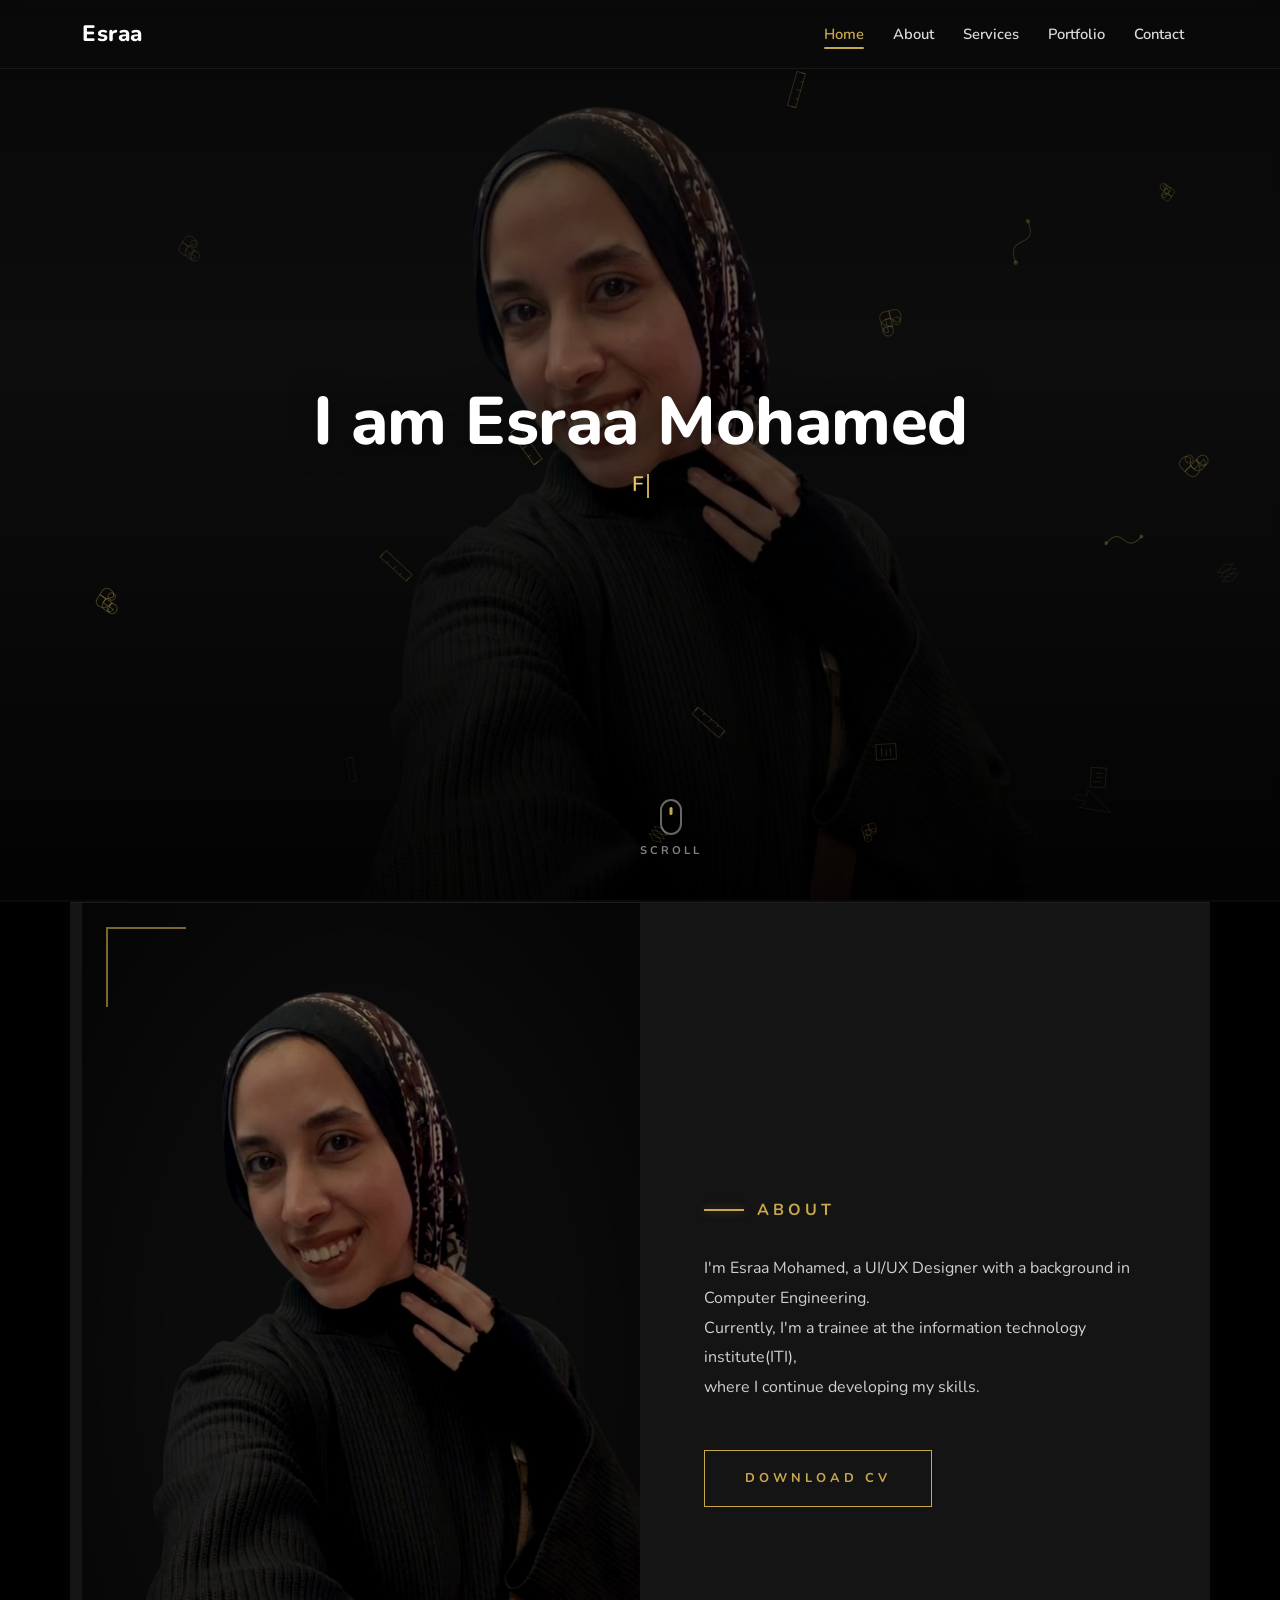
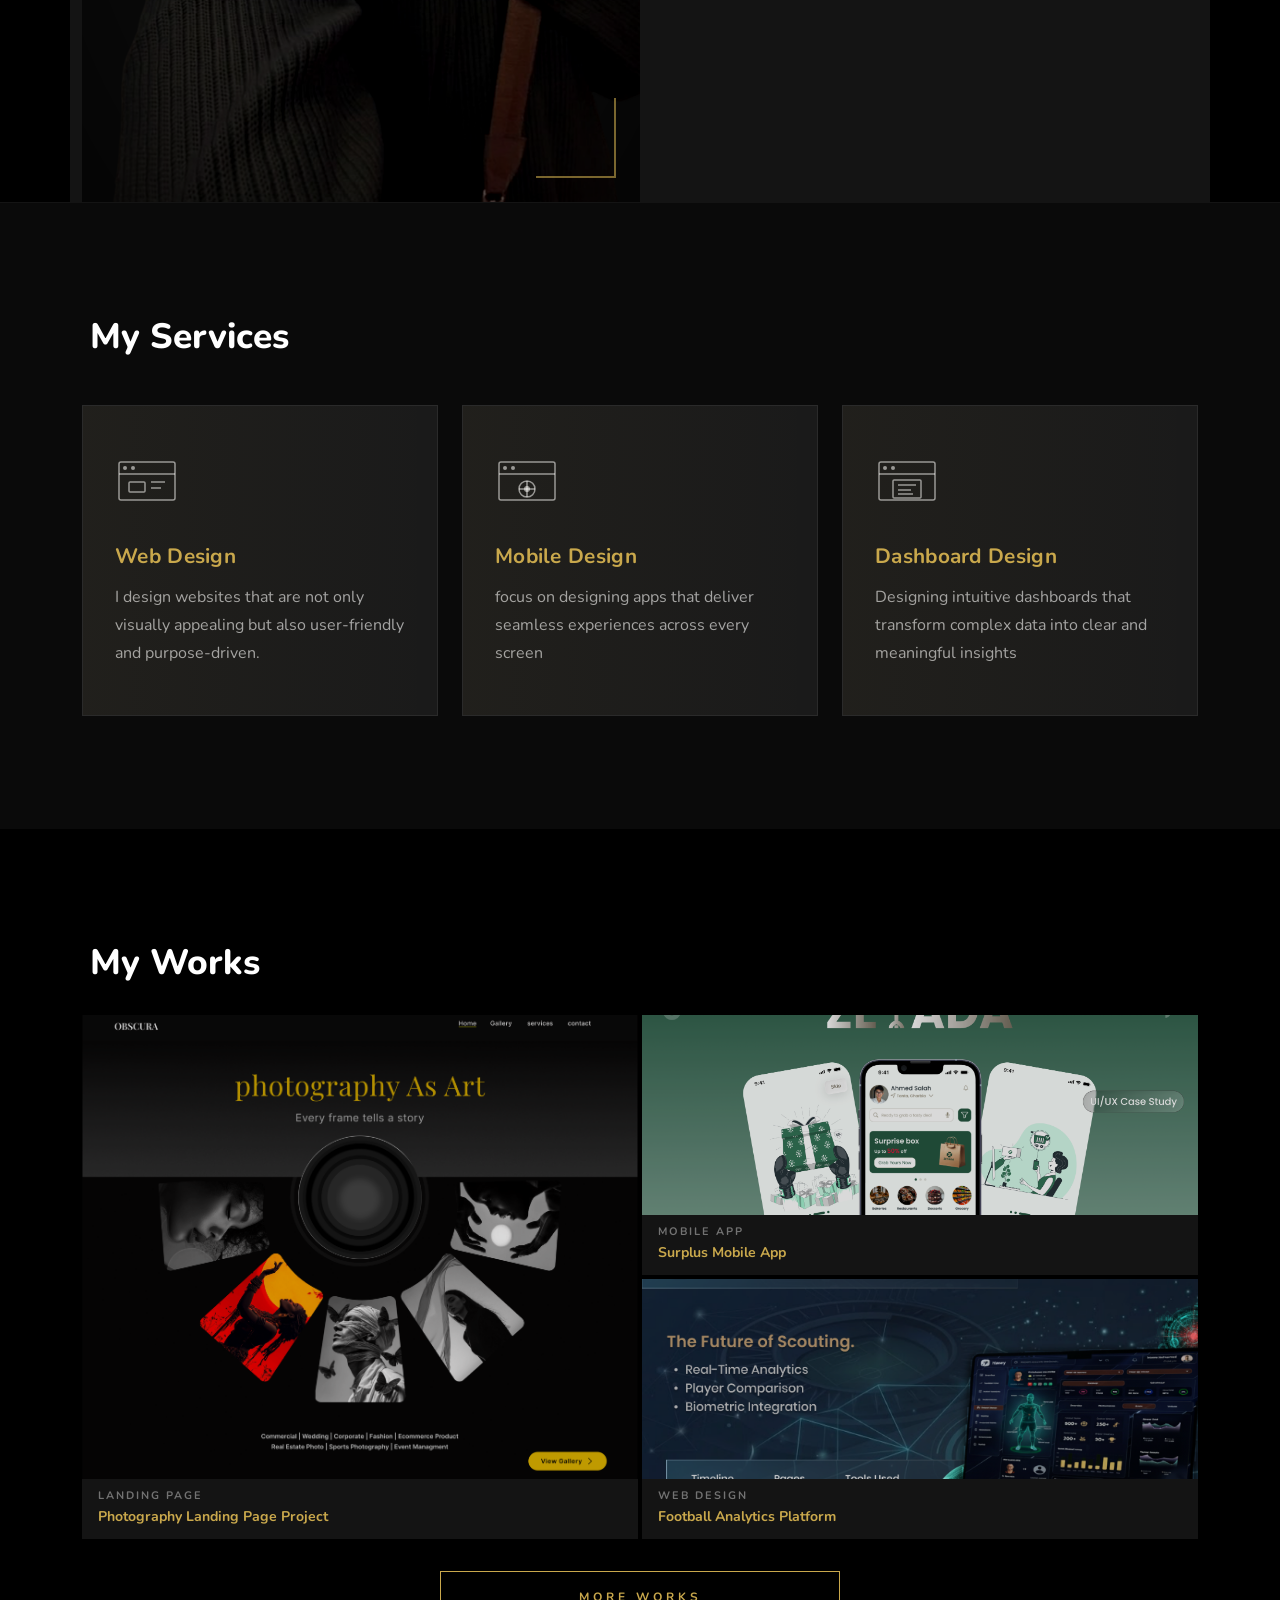
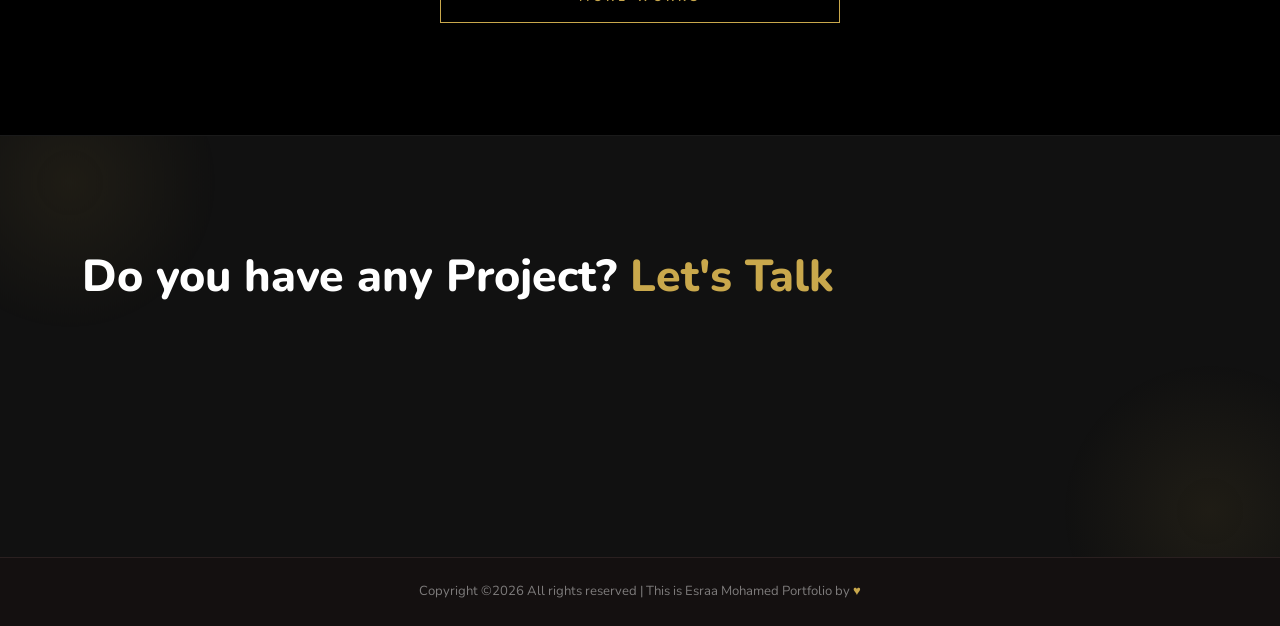
<file: index.html>
<!DOCTYPE html>
<html lang="en">
<head>
  <meta charset="UTF-8" />
  <meta name="viewport" content="width=device-width, initial-scale=1.0"/>
  <meta name="description" content="Esraa Mohamed — UI/UX Designer portfolio showcasing web, mobile, and dashboard design projects."/>
  <title>Esraa Mohamed Portfolio</title>

  <!-- Bootstrap 5 -->
  <link href="https://cdn.jsdelivr.net/npm/bootstrap@5.3.3/dist/css/bootstrap.min.css" rel="stylesheet"/>

  <!-- Google Fonts -->
  <link href="https://fonts.googleapis.com/css2?family=Nunito:wght@400;700;800&display=swap" rel="stylesheet"/>

  <!-- Custom CSS -->
  <link rel="stylesheet" href="style.css"/>
<body>

<!-- ═══════════════════════════════════════════
     NAVBAR
════════════════════════════════════════════ -->
<nav class="navbar navbar-expand-lg" id="mainNav">
  <div class="container">
    <a class="navbar-brand" href="#">Esraa</a>
    <button class="navbar-toggler border-0 shadow-none" type="button"
            data-bs-toggle="collapse" data-bs-target="#navMenu">
      <span class="navbar-toggler-icon" style="filter:invert(1)"></span>
    </button>
    <div class="collapse navbar-collapse" id="navMenu">
      <ul class="navbar-nav ms-auto align-items-center">
        <li class="nav-item"><a class="nav-link active" href="#home">Home</a></li>
        <li class="nav-item"><a class="nav-link" href="#about">About</a></li>
        <li class="nav-item"><a class="nav-link" href="#services">Services</a></li>
        <li class="nav-item"><a class="nav-link" href="#works">Portfolio</a></li>
        
        <li class="nav-item"><a class="nav-link" href="#contact">Contact</a></li>
      </ul>
    </div>
  </div>
</nav>


<!-- ═══════════════════════════════════════════
     HERO SECTION
════════════════════════════════════════════ -->
<section class="hero" id="home">

  <!-- Floating particles canvas -->
  <canvas id="heroParticles" class="hero__particles"></canvas>

  <img
    src="images/esraaaaaaaaaaa.png"
    alt="hero person"
    class="hero__img"
    id="heroImg"
  />

  <div class="hero__overlay"></div>

  <div class="hero__content">
    <h1 class="hero__title">I am Esraa Mohamed</h1>
    <p class="hero__subtitle">
      <span id="typed-output"></span><span class="cursor"></span>
    </p>
  </div>

  <!-- Scroll indicator -->
  <div class="hero__scroll-hint">
    <div class="hero__scroll-mouse"></div>
    <span>scroll</span>
  </div>

</section>

<!-- Animated section divider -->
<div class="section-divider">
  <div class="section-divider__line"></div>
</div>

<!-- ═══════════════════════════════════════════
     ABOUT SECTION
════════════════════════════════════════════ -->
<section class="about container" id="about">
  <div class="about__img-col reveal--left">
    <img
      src="images/esraaaaaaaaaaa.png"
      alt="About photo"
      class="about__img"
    />
    <div class="about__vignette"></div>
    <div class="about__gradient"></div>
  </div>
 
  <div class="about__content-col">
    <div class="about__label reveal--right delay-1">
      <span class="about__line"></span>
      <span class="about__label-text">ABOUT</span>
    </div>
 
    <p class="about__text reveal--right delay-2">
      I'm Esraa Mohamed, a UI/UX Designer with a background in Computer Engineering.<br>
Currently, I'm a trainee at the information technology institute(ITI),<br>
 where I continue developing my skills.
    </p>
 
    <a href="#" class="about__btn reveal--right delay-3">DOWNLOAD CV</a>
  </div>
</section>

<!-- ═══════════════════════════════════════════
     SERVICES SECTION
════════════════════════════════════════════ -->
<section class="services" id="services">
  <div class="container">
 
    <h2 class="services__title reveal">My Services</h2>
 
    <div class="row g-4">
 
      <!-- Card 1 -->
      <div class="col-lg-4 col-md-6 reveal delay-1">
        <div class="service-card">
          <div class="service-card__icon">
            <svg xmlns="http://www.w3.org/2000/svg" viewBox="0 0 64 64" fill="none" stroke="currentColor" stroke-width="1.5">
              <rect x="4" y="8" width="56" height="38" rx="2"/>
              <line x1="4" y1="20" x2="60" y2="20"/>
              <circle cx="10" cy="14" r="2" fill="currentColor" stroke="none"/>
              <circle cx="18" cy="14" r="2" fill="currentColor" stroke="none"/>
              <rect x="14" y="28" width="16" height="10" rx="1"/>
              <line x1="36" y1="28" x2="50" y2="28"/>
              <line x1="36" y1="34" x2="46" y2="34"/>
            </svg>
          </div>
          <h3 class="service-card__title">Web Design</h3>
          <p class="service-card__text">I design websites that are not only visually appealing but also user-friendly and purpose-driven.</p>
        </div>
      </div>
 
      <!-- Card 2 -->
      <div class="col-lg-4 col-md-6 reveal delay-2">
        <div class="service-card">
          <div class="service-card__icon">
            <svg xmlns="http://www.w3.org/2000/svg" viewBox="0 0 64 64" fill="none" stroke="currentColor" stroke-width="1.5">
              <rect x="4" y="8" width="56" height="38" rx="2"/>
              <line x1="4" y1="20" x2="60" y2="20"/>
              <circle cx="10" cy="14" r="2" fill="currentColor" stroke="none"/>
              <circle cx="18" cy="14" r="2" fill="currentColor" stroke="none"/>
              <circle cx="32" cy="35" r="8"/>
              <line x1="32" y1="27" x2="32" y2="43"/>
              <line x1="24" y1="35" x2="40" y2="35"/>
              <circle cx="32" cy="35" r="3" fill="currentColor" stroke="none"/>
            </svg>
          </div>
          <h3 class="service-card__title">Mobile Design</h3>
          <p class="service-card__text">focus on designing apps that deliver seamless experiences across every screen</p>
        </div>
      </div>
 
      <!-- Card 3 -->
      <div class="col-lg-4 col-md-6 reveal delay-3">
        <div class="service-card">
          <div class="service-card__icon">
            <svg xmlns="http://www.w3.org/2000/svg" viewBox="0 0 64 64" fill="none" stroke="currentColor" stroke-width="1.5">
              <rect x="4" y="8" width="56" height="38" rx="2"/>
              <line x1="4" y1="20" x2="60" y2="20"/>
              <circle cx="10" cy="14" r="2" fill="currentColor" stroke="none"/>
              <circle cx="18" cy="14" r="2" fill="currentColor" stroke="none"/>
              <rect x="18" y="26" width="28" height="18" rx="1"/>
              <line x1="23" y1="31" x2="41" y2="31"/>
              <line x1="23" y1="36" x2="36" y2="36"/>
              <line x1="23" y1="40" x2="38" y2="40"/>
            </svg>
          </div>
          <h3 class="service-card__title">Dashboard Design</h3>
          <p class="service-card__text">Designing intuitive dashboards that transform complex data into clear and meaningful insights</p>
        </div>
      </div>
 
    </div>
  </div>
</section>

<!-- ═══════════════════════════════════════════
     WORKS SECTION
════════════════════════════════════════════ -->
<section class="works" id="works">
  <div class="container">
    <h2 class="works__title reveal">My Works</h2>
    <div class="works__grid">
      <div class="work-item work-item--large reveal--scale delay-1">
        <div class="work-item__img-wrap">
          <img src="images/gallery_landing_page 1.png" alt="Mobile App" class="work-item__img"/>
        </div>
        <div class="work-item__info"><span class="work-item__cat">Landing Page</span><a href="#" class="work-item__link">Photography Landing Page Project</a></div>
      </div>
      <div class="work-item reveal--scale delay-2">
        <div class="work-item__img-wrap">
          <img src="images/zeyada.png" alt="Mobile App" class="work-item__img"/>
        </div>
        <div class="work-item__info"><span class="work-item__cat">Mobile App</span><a href="https://www.behance.net/gallery/244271855/Grocery-App" target="_blank" class="work-item__link">Surplus Mobile App</a></div>
      </div>
      <div class="work-item reveal--scale delay-3">
        <div class="work-item__img-wrap">
          <img src="images/hawy.png" alt="Mobile App" class="work-item__img"/>
        </div>
        <div class="work-item__info"><span class="work-item__cat">Web Design</span><a href="https://www.behance.net/gallery/244702533/HandyHome" target="_blank" class="work-item__link">Football Analytics Platform</a></div>
      </div>
      <div class="work-item reveal--scale delay-4">
        <div class="work-item__img-wrap">
          <img src="images/Frame 39.png" alt="Mobile App" class="work-item__img"/>
        </div>
        <div class="work-item__info"><span class="work-item__cat">Mobile App</span><a href="#" class="work-item__link">Colorlib App Project</a></div>
      </div>
    </div>
    <div class="works__btn-wrap reveal delay-4">
      <a href="works.html" class="works__btn">More Works</a>
    </div>
  </div>
</section>

<!-- ═══════════════════════════════════════════
     CTA / CONTACT SECTION
════════════════════════════════════════════ -->
<section class="cta" id="contact">
  <div class="cta__bg-shapes">
    <span class="cta__shape cta__shape--left"></span>
    <span class="cta__shape cta__shape--right"></span>
  </div>
  <div class="container cta__inner">
    <h2 class="cta__title reveal">Do you have any Project? <span class="cta__highlight">Let's Talk</span></h2>
    <p class="cta__text reveal delay-1">I'm always open to new opportunities and creative ideas</p>
    <div class="cta__socials reveal delay-2">
      <a href="https://www.behance.net/esraaeldahrog274" target="_blank" class="social-btn"><span class="social-btn__name">Behance</span><span class="social-btn__icon"><svg viewBox="0 0 24 24" fill="currentColor"><path d="M8.228 15.01h-2.228v-2.01h2.228c.546 0 .988.446.988.993a.99.99 0 01-.988 1.017zm-.28-4.01h-1.948v-2h1.948c.518 0 .94.446.94.994 0 .549-.422.994-.94 1.006zM14 10.5h3c-.08-.937-.744-1.5-1.5-1.5s-1.42.563-1.5 1.5zm6.171-5.949c-.766-.763-1.844-1.551-3.171-1.551h-10c-1.654 0-3 1.346-3 3v12c0 1.654 1.346 3 3 3h10c1.654 0 3-1.346 3-3v-12c0-1.328-.535-2.237-1-2.449zm-3.171-.051h2v1.5h-2v-1.5zm-3.5 10.5c0 1.93-1.57 3.5-3.5 3.5h-4.5v-10h4.5c1.93 0 3.5 1.57 3.5 3.5 0 .979-.404 1.865-1.053 2.5.649.636 1.053 1.521 1.053 2.5zm3 1h-4c.1.937.744 1.5 1.5 1.5.592 0 1.101-.292 1.38-.75h1.06c-.29 1.045-1.246 1.75-2.44 1.75-1.381 0-2.5-1.119-2.5-2.5s1.119-2.5 2.5-2.5c1.301 0 2.4.985 2.498 2.5h.002z"/></svg></span></a>
      <a href="https://dribbble.com/esraaeldahrog27" class="social-btn"><span class="social-btn__name">Dribbble</span><span class="social-btn__icon"><svg viewBox="0 0 24 24" fill="currentColor"><path d="M12 2C6.48 2 2 6.48 2 12s4.48 10 10 10 10-4.48 10-10S17.52 2 12 2zm6.605 4.61a8.502 8.502 0 011.93 5.314c-.281-.054-3.101-.629-5.943-.271-.065-.141-.12-.293-.184-.445a25.416 25.416 0 00-.564-1.236c3.145-1.28 4.577-3.124 4.761-3.362zM12 3.475c2.17 0 4.154.813 5.662 2.148-.152.216-1.443 1.941-4.48 3.08-1.399-2.57-2.95-4.675-3.189-5A8.687 8.687 0 0112 3.475zm-3.633.803a53.896 53.896 0 013.167 4.935c-3.992 1.063-7.517 1.04-7.896 1.04a8.581 8.581 0 014.729-5.975zM3.453 12.01v-.26c.37.01 4.512.065 8.775-1.215.25.477.477.965.694 1.453-.109.033-.228.065-.336.098-4.404 1.42-6.747 5.303-6.942 5.629a8.522 8.522 0 01-2.19-5.705zM12 20.547a8.482 8.482 0 01-5.239-1.8c.152-.315 1.888-3.656 6.703-5.337.022-.01.033-.01.054-.022a35.318 35.318 0 011.823 6.475 8.4 8.4 0 01-3.341.684zm4.761-1.465c-.086-.52-.542-3.015-1.659-6.084 2.679-.423 5.022.271 5.314.369a8.468 8.468 0 01-3.655 5.715z"/></svg></span></a>
      <a href="#" class="social-btn"><span class="social-btn__name">Facebook</span><span class="social-btn__icon"><svg viewBox="0 0 24 24" fill="currentColor"><path d="M13.54 12a6.8 6.8 0 01-6.77 6.82A6.8 6.8 0 010 12a6.8 6.8 0 016.77-6.82A6.8 6.8 0 0113.54 12zM20.96 12c0 3.54-1.51 6.42-3.38 6.42-1.87 0-3.39-2.88-3.39-6.42s1.52-6.42 3.39-6.42 3.38 2.88 3.38 6.42M24 12c0 3.17-.53 5.75-1.19 5.75-.66 0-1.19-2.58-1.19-5.75s.53-5.75 1.19-5.75C23.47 6.25 24 8.83 24 12z"/></svg></span></a>
      <a href="www.linkedin.com/in/esraa-mohamed-89409b216" class="social-btn"><span class="social-btn__name">Linkedin</span><span class="social-btn__icon"><svg viewBox="0 0 24 24" fill="currentColor"><path d="M20.447 20.452h-3.554v-5.569c0-1.328-.027-3.037-1.852-3.037-1.853 0-2.136 1.445-2.136 2.939v5.667H9.351V9h3.414v1.561h.046c.477-.9 1.637-1.85 3.37-1.85 3.601 0 4.267 2.37 4.267 5.455v6.286zM5.337 7.433a2.062 2.062 0 01-2.063-2.065 2.064 2.064 0 112.063 2.065zm1.782 13.019H3.555V9h3.564v11.452zM22.225 0H1.771C.792 0 0 .774 0 1.729v20.542C0 23.227.792 24 1.771 24h20.451C23.2 24 24 23.227 24 22.271V1.729C24 .774 23.2 0 22.222 0h.003z"/></svg></span></a>
    </div>
  </div>
</section>
 
<!-- FOOTER -->
<footer class="footer">
  <p class="footer__text">Copyright &copy;2026 All rights reserved | This is Esraa Mohamed Portfolio  by <a href="#" class="footer__link"></a> <span class="footer__heart">&#9829;</span></p>
</footer>

<!-- Bootstrap JS -->
<script src="https://cdn.jsdelivr.net/npm/bootstrap@5.3.3/dist/js/bootstrap.bundle.min.js"></script>

<!-- Custom JS -->
<script src="script.js"></script>

</body>
</html>
</file>
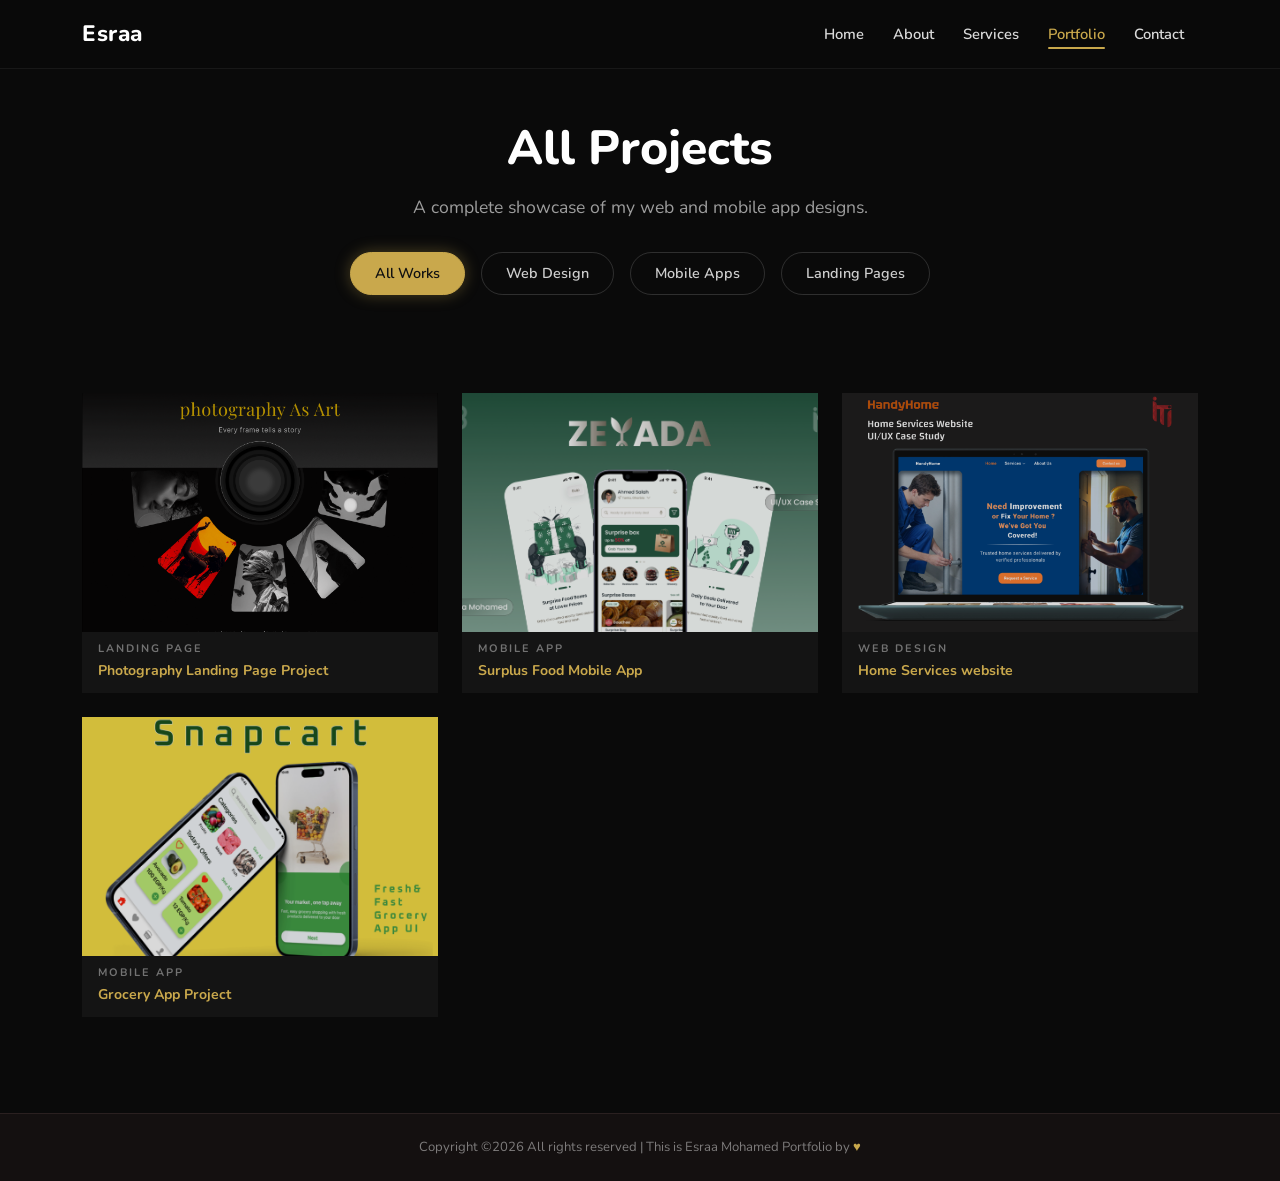
<file: works.html>
<!DOCTYPE html>
<html lang="en">
<head>
  <meta charset="UTF-8" />
  <meta name="viewport" content="width=device-width, initial-scale=1.0"/>
  <meta name="description" content="Esraa Mohamed — UI/UX Designer portfolio showcasing web, mobile, and dashboard design projects."/>
  <title>All Works - Esraa Mohamed</title>

  <!-- Bootstrap 5 -->
  <link href="https://cdn.jsdelivr.net/npm/bootstrap@5.3.3/dist/css/bootstrap.min.css" rel="stylesheet"/>

  <!-- Google Fonts -->
  <link href="https://fonts.googleapis.com/css2?family=Nunito:wght@400;700;800&display=swap" rel="stylesheet"/>

  <!-- Custom CSS -->
  <link rel="stylesheet" href="style.css"/>
<body class="works-page-body">

<!-- ═══════════════════════════════════════════
     NAVBAR
════════════════════════════════════════════ -->
<nav class="navbar navbar-expand-lg scrolled" id="mainNav">
  <div class="container">
    <a class="navbar-brand" href="index.html">Esraa</a>
    <button class="navbar-toggler border-0 shadow-none" type="button"
            data-bs-toggle="collapse" data-bs-target="#navMenu">
      <span class="navbar-toggler-icon" style="filter:invert(1)"></span>
    </button>
    <div class="collapse navbar-collapse" id="navMenu">
      <ul class="navbar-nav ms-auto align-items-center">
        <li class="nav-item"><a class="nav-link" href="index.html#home">Home</a></li>
        <li class="nav-item"><a class="nav-link" href="index.html#about">About</a></li>
        <li class="nav-item"><a class="nav-link" href="index.html#services">Services</a></li>
        <li class="nav-item"><a class="nav-link active" href="works.html">Portfolio</a></li>
        <li class="nav-item"><a class="nav-link" href="index.html#contact">Contact</a></li>
      </ul>
    </div>
  </div>
</nav>

<!-- ═══════════════════════════════════════════
     ALL WORKS SECTION
════════════════════════════════════════════ -->
<section class="works-page" id="works-page">
  <div class="container">
    
    <div class="works-page__header reveal">
      <h1 class="works-page__title">All Projects</h1>
      <p class="works-page__subtitle">A complete showcase of my web and mobile app designs.</p>
      
      <!-- Category Filters -->
      <div class="works-filter">
        <button class="works-filter__btn active" data-filter="all">All Works</button>
        <button class="works-filter__btn" data-filter="web">Web Design</button>
        <button class="works-filter__btn" data-filter="app">Mobile Apps</button>
        <button class="works-filter__btn" data-filter="landing">Landing Pages</button>
      </div>

      <div class="section-divider">
        <div class="section-divider__line"></div>
      </div>
    </div>

    <!-- We use a standard CSS Grid (not template-areas) for easy filtering -->
    <div class="works-page__gallery">
      
      <div class="work-item reveal--scale delay-1" data-category="landing">
        <div class="work-item__img-wrap">
          <img src="images/gallery_landing_page 1.png" alt="Mobile App" class="work-item__img"/>
        </div>
        <div class="work-item__info"><span class="work-item__cat">Landing Page</span><a href="#" class="work-item__link">Photography Landing Page Project</a></div>
      </div>
      
      <div class="work-item reveal--scale delay-2" data-category="app">
        <div class="work-item__img-wrap">
          <img src="images/zeyada.png" alt="Mobile App" class="work-item__img"/>
        </div>
        <div class="work-item__info"><span class="work-item__cat">Mobile App</span><a href="https://www.behance.net/gallery/244271855/Grocery-App" target="_blank" class="work-item__link">Surplus Food Mobile App</a></div>
      </div>
      
      <div class="work-item reveal--scale delay-3" data-category="web">
        <div class="work-item__img-wrap">
          <img src="images/handy_home.png" alt="Mobile App" class="work-item__img"/>
        </div>
        <div class="work-item__info"><span class="work-item__cat">Web Design</span><a href="https://www.behance.net/gallery/244702533/HandyHome" target="_blank" class="work-item__link">Home Services website</a></div>
      </div>
      
      <div class="work-item reveal--scale delay-4" data-category="app">
        <div class="work-item__img-wrap">
          <img src="images/Frame 39.png" alt="Mobile App" class="work-item__img"/>
        </div>
        <div class="work-item__info"><span class="work-item__cat">Mobile App</span><a href="#" class="work-item__link">Grocery App Project</a></div>
      </div>
      
      <!-- Additional Mock Items for Gallery -->
      
      
      
    </div>
    
  </div>
</section>

<!-- FOOTER -->
<footer class="footer">
  <p class="footer__text">Copyright &copy;2026 All rights reserved | This is Esraa Mohamed Portfolio  by <a href="#" class="footer__link"></a> <span class="footer__heart">&#9829;</span></p>
</footer>

<!-- Bootstrap JS -->
<script src="https://cdn.jsdelivr.net/npm/bootstrap@5.3.3/dist/js/bootstrap.bundle.min.js"></script>

<!-- Custom JS -->
<script src="script.js"></script>

</body>
</html>
</file>
<file: style.css>
/* ─── CSS Variables ─────────────────────────────────────── */
:root {
  --nav-height: 68px;
  --gold: #c9a84c;
  --gold-light: #e8c46a;
  --gold-glow: rgba(201, 168, 76, .35);
  --dark-bg: #000;
  --card-bg: #1a1a1a;
  --card-border: #2a2a2a;
  --text-muted: rgba(255, 255, 255, .60);
  --text-soft: rgba(255, 255, 255, .80);
  --transition-smooth: .5s cubic-bezier(.25, .46, .45, .94);
}

/* ─── Reset & Base ──────────────────────────────────────── */
*, *::before, *::after {
  box-sizing: border-box;
  margin: 0;
  padding: 0;
}

html {
  scroll-behavior: smooth;
}

body {
  font-family: 'Nunito', sans-serif;
  background: #000;
  color: #fff;
  overflow-x: hidden;
}

/* ═══════════════════════════════════════════
   SCROLL REVEAL ANIMATION SYSTEM
════════════════════════════════════════════ */

/* Base reveal — hidden state */
.reveal {
  opacity: 0;
  transform: translateY(40px);
  transition: opacity .8s cubic-bezier(.25, .46, .45, .94),
              transform .8s cubic-bezier(.25, .46, .45, .94);
}

/* Variation: slide from left */
.reveal--left {
  opacity: 0;
  transform: translateX(-60px);
  transition: opacity .8s cubic-bezier(.25, .46, .45, .94),
              transform .8s cubic-bezier(.25, .46, .45, .94);
}

/* Variation: slide from right */
.reveal--right {
  opacity: 0;
  transform: translateX(60px);
  transition: opacity .8s cubic-bezier(.25, .46, .45, .94),
              transform .8s cubic-bezier(.25, .46, .45, .94);
}

/* Variation: scale up */
.reveal--scale {
  opacity: 0;
  transform: scale(.85);
  transition: opacity .7s cubic-bezier(.25, .46, .45, .94),
              transform .7s cubic-bezier(.25, .46, .45, .94);
}

/* Active state — visible */
.reveal.active {
  opacity: 1;
  transform: translateY(0);
}

.reveal--left.active,
.reveal--right.active {
  opacity: 1;
  transform: translateX(0);
}

.reveal--scale.active {
  opacity: 1;
  transform: scale(1);
}

/* Stagger delay utilities (for works section cards etc.) */
.delay-1 { transition-delay: .1s; }
.delay-2 { transition-delay: .25s; }
.delay-3 { transition-delay: .4s; }
.delay-4 { transition-delay: .55s; }
.delay-5 { transition-delay: .7s; }

/* ═══════════════════════════════════════════
   NAVBAR
════════════════════════════════════════════ */
.navbar {
  background: rgba(10, 10, 10, .85);
  backdrop-filter: blur(14px) saturate(1.4);
  -webkit-backdrop-filter: blur(14px) saturate(1.4);
  position: fixed;
  top: 0; left: 0; right: 0;
  z-index: 1000;
  padding: .75rem 0;
  border-bottom: 1px solid rgba(255,255,255,.06);
  transition: background .4s, box-shadow .4s;
}

.navbar.scrolled {
  background: rgba(10, 10, 10, .96);
  box-shadow: 0 4px 30px rgba(0, 0, 0, .5);
}
 
.navbar-brand {
  font-size: 1.4rem;
  font-weight: 800;
  color: #fff !important;
  letter-spacing: .5px;
  transition: color .3s;
}

.navbar-brand:hover {
  color: var(--gold) !important;
}
 
.navbar-nav .nav-link {
  color: rgba(255, 255, 255, .85) !important;
  font-size: .92rem;
  font-weight: 600;
  padding: 0 .9rem !important;
  position: relative;
  transition: color .3s;
}
 
/* Active underline */
.navbar-nav .nav-link.active::after {
  content: '';
  display: block;
  position: absolute;
  bottom: -4px;
  left: .9rem;
  right: .9rem;
  height: 2px;
  background: var(--gold);
  border-radius: 2px;
  animation: slideIn .3s ease;
}

@keyframes slideIn {
  from { transform: scaleX(0); }
  to   { transform: scaleX(1); }
}
 
.navbar-nav .nav-link:hover,
.navbar-nav .nav-link.active {
  color: var(--gold) !important;
}

/* ═══════════════════════════════════════════
   HERO SECTION
════════════════════════════════════════════ */
.hero {
  position: relative;
  width: 100%;
  height: 100vh;
  overflow: hidden;
  background: #111;
  display: flex;
  align-items: center;
  justify-content: center;
}

/* Floating particles canvas */
.hero__particles {
  position: absolute;
  inset: 0;
  width: 100%;
  height: 100%;
  z-index: 2;
  pointer-events: none;
}

/* الصورة — تغطي الهيرو كله والوجه مش مقصوص */
.hero__img {
  position: absolute;
  top: 0;
  left: 0;
  width: 100%;
  height: 120%; /* extra height for parallax travel */
  object-fit: cover;
  object-position: top center; /* ← الوجه يظهر كامل */
  z-index: 0;
  will-change: transform;
  transition: none; /* parallax is handled by JS, no CSS transition needed */
}

/* Dark overlay */
.hero__overlay {
  position: absolute;
  inset: 0;
  background: linear-gradient(
    to bottom,
    rgba(0, 0, 0, .75) 0%,
    rgba(0, 0, 0, .55) 40%,
    rgba(0, 0, 0, .9) 100%
  );
  z-index: 1;
}

/* ─── Hero Content ──────────────────────────────────────── */
.hero__content {
  position: relative;
  z-index: 2;
  text-align: center;
  padding: 0 1rem;
  animation: heroFadeUp 1.2s cubic-bezier(.25, .46, .45, .94) both;
}

.hero__title {
  font-size: clamp(2.4rem, 6vw, 4.2rem);
  font-weight: 800;
  letter-spacing: -.5px;
  line-height: 1.15;
  margin-bottom: .5rem;
  color: #fff;
  text-shadow: 0 2px 30px rgba(0,0,0,.5);
}

.hero__subtitle {
  font-size: clamp(1rem, 2.2vw, 1.3rem);
  font-weight: 600;
  color: var(--gold-light);
  letter-spacing: 1px;
}

/* Blinking cursor */
.cursor {
  display: inline-block;
  width: 2px;
  height: 1.15em;
  background: var(--gold);
  margin-left: 2px;
  vertical-align: text-bottom;
  animation: blink .7s step-end infinite;
}

/* Scroll indicator */
.hero__scroll-hint {
  position: absolute;
  bottom: 2.5rem;
  left: 50%;
  transform: translateX(-50%);
  z-index: 3;
  display: flex;
  flex-direction: column;
  align-items: center;
  gap: .5rem;
  animation: heroFadeUp 1.6s cubic-bezier(.25, .46, .45, .94) both;
}

.hero__scroll-hint span {
  font-size: .7rem;
  font-weight: 700;
  letter-spacing: 3px;
  text-transform: uppercase;
  color: rgba(255,255,255,.5);
}

.hero__scroll-mouse {
  width: 22px;
  height: 36px;
  border: 2px solid rgba(255,255,255,.4);
  border-radius: 12px;
  position: relative;
}

.hero__scroll-mouse::after {
  content: '';
  width: 3px;
  height: 8px;
  background: var(--gold);
  border-radius: 3px;
  position: absolute;
  top: 6px;
  left: 50%;
  transform: translateX(-50%);
  animation: scrollDot 1.8s ease-in-out infinite;
}

@keyframes scrollDot {
  0%   { opacity: 1; transform: translateX(-50%) translateY(0); }
  100% { opacity: 0; transform: translateX(-50%) translateY(14px); }
}

/* ═══════════════════════════════════════════
   ANIMATED SECTION DIVIDER
════════════════════════════════════════════ */
.section-divider {
  position: relative;
  height: 2px;
  background: #0a0a0a;
  overflow: hidden;
}

.section-divider__line {
  position: absolute;
  top: 0;
  left: -100%;
  width: 60%;
  height: 100%;
  background: linear-gradient(90deg, transparent, var(--gold), transparent);
  animation: dividerSweep 4s ease-in-out infinite;
}

@keyframes dividerSweep {
  0%   { left: -60%; }
  100% { left: 100%; }
}

/* ═══════════════════════════════════════════
   SECTION SPACING SYSTEM
════════════════════════════════════════════ */

/* ═══════════════════════════════════════════
   ABOUT SECTION
════════════════════════════════════════════ */
.about {
  display: flex;
  min-height: 100vh;
  background: #141414;
  border-top: 1px solid rgba(255,255,255,.04);
}
 
/* ─── Left col — image ─────────────────────── */
.about__img-col {
  width: 50%;
  position: relative;
  overflow: hidden;
}

/* Gold corner frame accent — top-left & bottom-right */
.about__img-col::before,
.about__img-col::after {
  content: '';
  position: absolute;
  width: 80px;
  height: 80px;
  border-color: var(--gold);
  border-style: solid;
  z-index: 3;
  opacity: .6;
  transition: opacity .5s, width .5s, height .5s;
  pointer-events: none;
}

.about__img-col::before {
  top: 24px;
  left: 24px;
  border-width: 2px 0 0 2px;
}

.about__img-col::after {
  bottom: 24px;
  right: 24px;
  border-width: 0 2px 2px 0;
}

.about__img-col:hover::before,
.about__img-col:hover::after {
  opacity: 1;
  width: 120px;
  height: 120px;
}

/* Vignette overlay */
.about__img-col .about__vignette {
  position: absolute;
  inset: 0;
  z-index: 2;
  pointer-events: none;
  background: radial-gradient(
    ellipse at center,
    transparent 50%,
    rgba(0, 0, 0, .55) 100%
  );
}

/* Gradient reveal overlay */
.about__img-col .about__gradient {
  position: absolute;
  inset: 0;
  z-index: 2;
  pointer-events: none;
  background: linear-gradient(
    160deg,
    rgba(201, 168, 76, .12) 0%,
    transparent 40%,
    transparent 60%,
    rgba(0, 0, 0, .4) 100%
  );
  opacity: 0;
  transition: opacity .6s ease;
}

.about__img-col:hover .about__gradient {
  opacity: 1;
}
 
.about__img {
  width: 100%;
  height: 100%;
  object-fit: cover;
  object-position: top center;
  display: block;
  filter: brightness(.55) contrast(1.05);
  transition: filter .7s ease, transform .7s cubic-bezier(.25, .46, .45, .94);
  will-change: transform;
}
 
.about__img-col:hover .about__img {
  filter: brightness(.7) contrast(1.1);
  transform: scale(1.05);
}
 
/* ─── Right col — content ──────────────────── */
.about__content-col {
  width: 50%;
  display: flex;
  flex-direction: column;
  justify-content: center;
  padding: 5rem 4rem;
  
}
 
/* ABOUT label */
.about__label {
  display: flex;
  align-items: center;
  gap: .8rem;
  margin-bottom: 2rem;
}
 
.about__line {
  display: inline-block;
  width: 2.5rem;
  height: 2px;
  background: var(--gold);
  box-shadow: 0 0 8px var(--gold-glow);
  animation: pulseGlow 2.5s ease-in-out infinite;
}

@keyframes pulseGlow {
  0%, 100% { box-shadow: 0 0 8px var(--gold-glow); width: 2.5rem; }
  50%      { box-shadow: 0 0 18px var(--gold); width: 3.5rem; }
}
 
.about__label-text {
  font-size: 1rem;
  font-weight: 700;
  letter-spacing: 4px;
  color: var(--gold);
  text-transform: uppercase;
}
 
/* Paragraph */
.about__text {
  font-size: 1rem;
  line-height: 1.85;
  color: var(--text-soft);
  margin-bottom: 3rem;
}
 
/* Download CV button */
.about__btn {
  display: inline-block;
  padding: 1.1rem 2.5rem;
  background: transparent;
  color: var(--gold);
  font-size: .8rem;
  font-weight: 700;
  letter-spacing: 4px;
  text-transform: uppercase;
  text-decoration: none;
  border: 1px solid var(--gold);
  transition: background .4s, color .4s, box-shadow .4s, transform .3s;
  align-self: flex-start;
  text-align: center;
}
 
.about__btn:hover {
  background: var(--gold);
  color: #111;
  box-shadow: 0 0 15px var(--gold-glow);
  transform: translateY(-2px);
}


/* ─── Animations ────────────────────────────────────────── */
@keyframes heroFadeUp {
  from { opacity: 0; transform: translateY(40px); }
  to   { opacity: 1; transform: translateY(0); }
}

@keyframes fadeUp {
  from { opacity: 0; transform: translateY(28px); }
  to   { opacity: 1; transform: translateY(0); }
}

@keyframes blink {
  0%, 100% { opacity: 1; }
  50%       { opacity: 0; }
}

/* Float animation for background shapes */
@keyframes float {
  0%, 100% { transform: translateY(0) rotate(0deg); }
  50%      { transform: translateY(-20px) rotate(3deg); }
}

/* ─── Responsive ────────────────────────────────────────── */
@media (max-width: 768px) {
  .about {
    flex-direction: column;
  }
  .about__img-col,
  .about__content-col {
    width: 100%;
  }
  .about__img-col {
    height: 55vw;
    min-height: 280px;
  }
  .about__content-col {
    padding: 3rem 1.5rem;
  }
}
@media (max-width: 576px) {
  .navbar-nav {
    flex-direction: row;
    flex-wrap: wrap;
    justify-content: center;
  }
  .navbar-nav .nav-link {
    padding: 0 .5rem !important;
    font-size: .8rem;
  }
}

/* ═══════════════════════════════════════════
   SERVICES SECTION
════════════════════════════════════════════ */
.services {
  padding: 7rem 0;
  background: #0a0a0a;
  border-top: 1px solid rgba(255,255,255,.04);
}
 
.services__title {
  font-size: clamp(2rem, 3vw, 2.2rem);
  font-weight: 800;
  color: #fff;
  margin-bottom: 3rem;
  padding-left: .5rem;
}
 
/* ─── Service Card ───────────────────────── */
.service-card {
  border: 1px solid var(--card-border);
  padding: 3rem 2rem;
  height: 100%;
  background: var(--card-bg);
  transition: border-color .4s, background .4s, box-shadow .4s, transform .4s;
  cursor: default;
  position: relative;
  overflow: hidden;
}

/* Subtle gradient shimmer on hover */
.service-card::before {
  content: '';
  position: absolute;
  top: 0; left: -100%;
  width: 200%;
  height: 100%;
  background: linear-gradient(
    90deg,
    transparent,
    rgba(201, 168, 76, .04),
    transparent
  );
  transition: left .6s ease;
}

.service-card:hover::before {
  left: 100%;
}
 
.service-card:hover {
  border-color: var(--gold);
  background: #1f1c16;
  box-shadow: 0 0 30px rgba(201, 168, 76, .1);
  transform: translateY(-4px);
}
 
.service-card__icon {
  width: 64px;
  height: 64px;
  color: rgba(255,255,255,.55);
  margin-bottom: 1.6rem;
  transition: color .4s, transform .4s;
}
 
.service-card:hover .service-card__icon {
  color: var(--gold);
  transform: scale(1.1);
}
 
.service-card__icon svg {
  width: 100%;
  height: 100%;
}
 
.service-card__title {
  font-size: 1.3rem;
  font-weight: 700;
  color: var(--gold);
  margin-bottom: .9rem;
  letter-spacing: .3px;
}
 
.service-card__text {
  font-size: 1rem;
  line-height: 1.75;
  color: var(--text-muted);
  margin: 0;
}

/* ═══════════════════════════════════════════
   WORKS / PORTFOLIO SECTION
════════════════════════════════════════════ */
.works {
  padding: 7rem 0;
  background: #000;
  border-top: 1px solid rgba(255,255,255,.04);
}
 
.works__title {
  font-size: clamp(1.6rem, 3vw, 2.2rem);
  font-weight: 800;
  color: #fff;
  margin-bottom: 2rem;
  padding-left: .5rem;
}
 
/* ─── Grid بـ areas صريحة ────────────────── */
.works__grid {
  display: grid;
  grid-template-columns: 1fr 1fr;
  grid-template-rows: 260px 260px;
  grid-template-areas:
    "big  top"
    "big  bot";
  gap: 4px;
}
 
.works__grid .work-item--large          { grid-area: big; }
.works__grid .work-item:nth-child(2)    { grid-area: top; }
.works__grid .work-item:nth-child(3)    { grid-area: bot; }
.works__grid .work-item:nth-child(4)    { display: none; } /* الرابع مخفي زي الأصل */
 
/* Item wrapper */
.work-item {
  display: flex;
  flex-direction: column;
  overflow: hidden;
  background: var(--card-bg);
  min-height: 0;
  position: relative;
  transition: box-shadow .5s;
}

.work-item:hover {
  box-shadow: 0 8px 40px rgba(201, 168, 76, .15);
}
 
/* img-wrap يملأ باقي المساحة */
.work-item__img-wrap {
  flex: 1;
  overflow: hidden;
  min-height: 0;
  position: relative;
}

/* Overlay on hover for works */
.work-item__img-wrap::after {
  content: '';
  position: absolute;
  inset: 0;
  background: linear-gradient(
    to top,
    rgba(0, 0, 0, .6) 0%,
    transparent 50%
  );
  opacity: 0;
  transition: opacity .5s ease;
  z-index: 1;
}

.work-item:hover .work-item__img-wrap::after {
  opacity: 1;
}
 
.work-item__img {
  width: 100%;
  height: 100%;
  object-fit: cover;
  display: block;
  transition: transform .6s cubic-bezier(.25, .46, .45, .94), filter .5s ease;
  filter: brightness(.85);
}
 
.work-item:hover .work-item__img {
  transform: scale(1.08);
  filter: brightness(.65);
}
 
/* Info تحت الصورة */
.work-item__info {
  padding: .55rem 1rem .75rem;
  background: #141414;
  flex-shrink: 0;
  display: flex;
  flex-direction: column;
  gap: .15rem;
}
 
.work-item__cat {
  font-size: .68rem;
  font-weight: 700;
  letter-spacing: 2px;
  color: rgba(255,255,255,.40);
  text-transform: uppercase;
}
 
.work-item__link {
  font-size: .88rem;
  font-weight: 700;
  color: var(--gold);
  text-decoration: none;
  transition: color .25s;
}
 
.work-item__link:hover {
  color: var(--gold-light);
  text-decoration: underline;
}
 
/* ─── More Works button ──────────────────── */
.works__btn-wrap {
  margin-top: 2rem;
  text-align: center;
}
 
.works__btn {
  display: inline-block;
  width: 100%;
  max-width: 400px;
  padding: 1rem 2rem;
  border: 1px solid var(--gold);
  color: var(--gold);
  font-size: .75rem;
  font-weight: 700;
  letter-spacing: 4px;
  text-transform: uppercase;
  text-decoration: none;
  text-align: center;
  background: transparent;
  transition: background .4s, color .4s, box-shadow .4s, transform .3s;
}
 
.works__btn:hover {
  background: var(--gold);
  color: #111;
  box-shadow: 0 0 15px var(--gold-glow);
  transform: translateY(-2px);
}
 
/* ─── Responsive ─────────────────────────── */
@media (max-width: 640px) {
  .works__grid {
    grid-template-columns: 1fr;
    grid-template-rows: 240px 200px 200px;
    grid-template-areas:
      "big"
      "top"
      "bot";
  }
  .work-item:nth-child(4) { display: none; }
}

/* ═══════════════════════════════════════════
   CTA / CONTACT SECTION
════════════════════════════════════════════ */
.cta {
  position: relative;
  background: #111;
  padding: 7rem 0 6rem;
  overflow: hidden;
  border-top: 1px solid rgba(255,255,255,.04);
}
 
/* الأشكال الهندسية في الخلفية */
.cta__shape {
  position: absolute;
  width: 300px;
  height: 300px;
  border-radius: 50%;
  background: radial-gradient(circle, rgba(201, 168, 76, .08), transparent 70%);
  animation: float 8s ease-in-out infinite;
  will-change: transform;
}

.cta__shape--left  { top: -80px; left: -80px; }
.cta__shape--right { bottom: -80px; right: -80px; animation-delay: 4s; }
 
/* Inner */
.cta__inner { position: relative; z-index: 1; }
 
/* Heading */
.cta__title {
  font-size: clamp(1.8rem, 4vw, 2.8rem);
  font-weight: 800;
  color: #fff;
  margin-bottom: 1.2rem;
  line-height: 1.3;
}
 
.cta__highlight { color: var(--gold); }
 
/* Paragraph */
.cta__text {
  font-size: .98rem;
  line-height: 1.8;
  color: var(--text-muted);
  max-width: 600px;
  margin-bottom: 3rem;
}
 
/* ─── Social Buttons ─────────────────────── */
.cta__socials {
  display: flex;
  flex-wrap: wrap;
  gap: 0;
}
 
.social-btn {
  display: flex;
  align-items: center;
  justify-content: space-between;
  min-width: 200px;
  flex: 1;
  padding: 1.1rem 1.4rem;
  border: 1px solid var(--gold);
  color: #fff;
  text-decoration: none;
  background: #201f1f;
  transition: border-color .4s, background .4s, box-shadow .4s, transform .3s;
  gap: 1rem;
}
 
.social-btn:hover {
  background: var(--gold);
  border-color: var(--gold);
  color: #111;
  box-shadow: 0 0 15px var(--gold-glow);
  transform: translateY(-2px);
}
 
.social-btn__name {
  font-size: .88rem;
  font-weight: 700;
  letter-spacing: .5px;
}
 
.social-btn__icon {
  width: 22px;
  height: 22px;
  color: var(--gold);
  flex-shrink: 0;
  transition: transform .3s, color .4s;
}

.social-btn:hover .social-btn__icon {
  color: #111;
  transform: scale(1.1);
}
 
.social-btn__icon svg {
  width: 100%;
  height: 100%;
}
 
/* ═══════════════════════════════════════════
   FOOTER
════════════════════════════════════════════ */
.footer {
  background: #141010;
  padding: 1.5rem 1rem;
  text-align: center;
  border-top: 1px solid #2a2020;
}
 
.footer__text {
  font-size: .82rem;
  color: rgba(255,255,255,.45);
  margin: 0;
}
 
.footer__heart { color: var(--gold); }
 
.footer__link {
  color: var(--gold);
  text-decoration: none;
  font-weight: 700;
}
 
.footer__link:hover { text-decoration: underline; }

/* ═══════════════════════════════════════════
   WORKS PAGE (All Projects Gallery)
════════════════════════════════════════════ */
.works-page-body {
  background: #0a0a0a;
}

.works-page {
  padding: 120px 0 6rem;
  min-height: calc(100vh - 60px);
}

.works-page__header {
  text-align: center;
  margin-bottom: 3rem;
}

.works-page__title {
  font-size: clamp(2.2rem, 4vw, 3rem);
  font-weight: 800;
  color: #fff;
  margin-bottom: 1rem;
}

.works-page__subtitle {
  font-size: 1.1rem;
  color: var(--text-muted);
  max-width: 600px;
  margin: 0 auto 2rem;
}

/* Category Filters */
.works-filter {
  display: flex;
  flex-wrap: wrap;
  justify-content: center;
  gap: 1rem;
  margin-bottom: 3rem;
}

.works-filter__btn {
  background: transparent;
  border: 1px solid rgba(255, 255, 255, 0.15);
  color: var(--text-soft);
  padding: 0.6rem 1.5rem;
  border-radius: 30px;
  font-size: 0.9rem;
  font-weight: 600;
  cursor: pointer;
  transition: all 0.3s ease;
}

.works-filter__btn:hover,
.works-filter__btn.active {
  background: var(--gold);
  border-color: var(--gold);
  color: #111;
  box-shadow: 0 0 15px var(--gold-glow);
}

/* Gallery Grid */
.works-page__gallery {
  display: grid;
  grid-template-columns: repeat(3, 1fr);
  gap: 1.5rem;
}

.works-page__gallery .work-item {
  height: 300px;
  transition: opacity 0.4s ease, transform 0.4s ease;
}

/* Hide items when filtering */
.work-item.hide {
  display: none;
}

@media (max-width: 992px) {
  .works-page__gallery {
    grid-template-columns: repeat(2, 1fr);
  }
}

@media (max-width: 640px) {
  .works-page__gallery {
    grid-template-columns: 1fr;
  }
  .works-page__gallery .work-item {
    height: 250px;
  }
}
</file>
